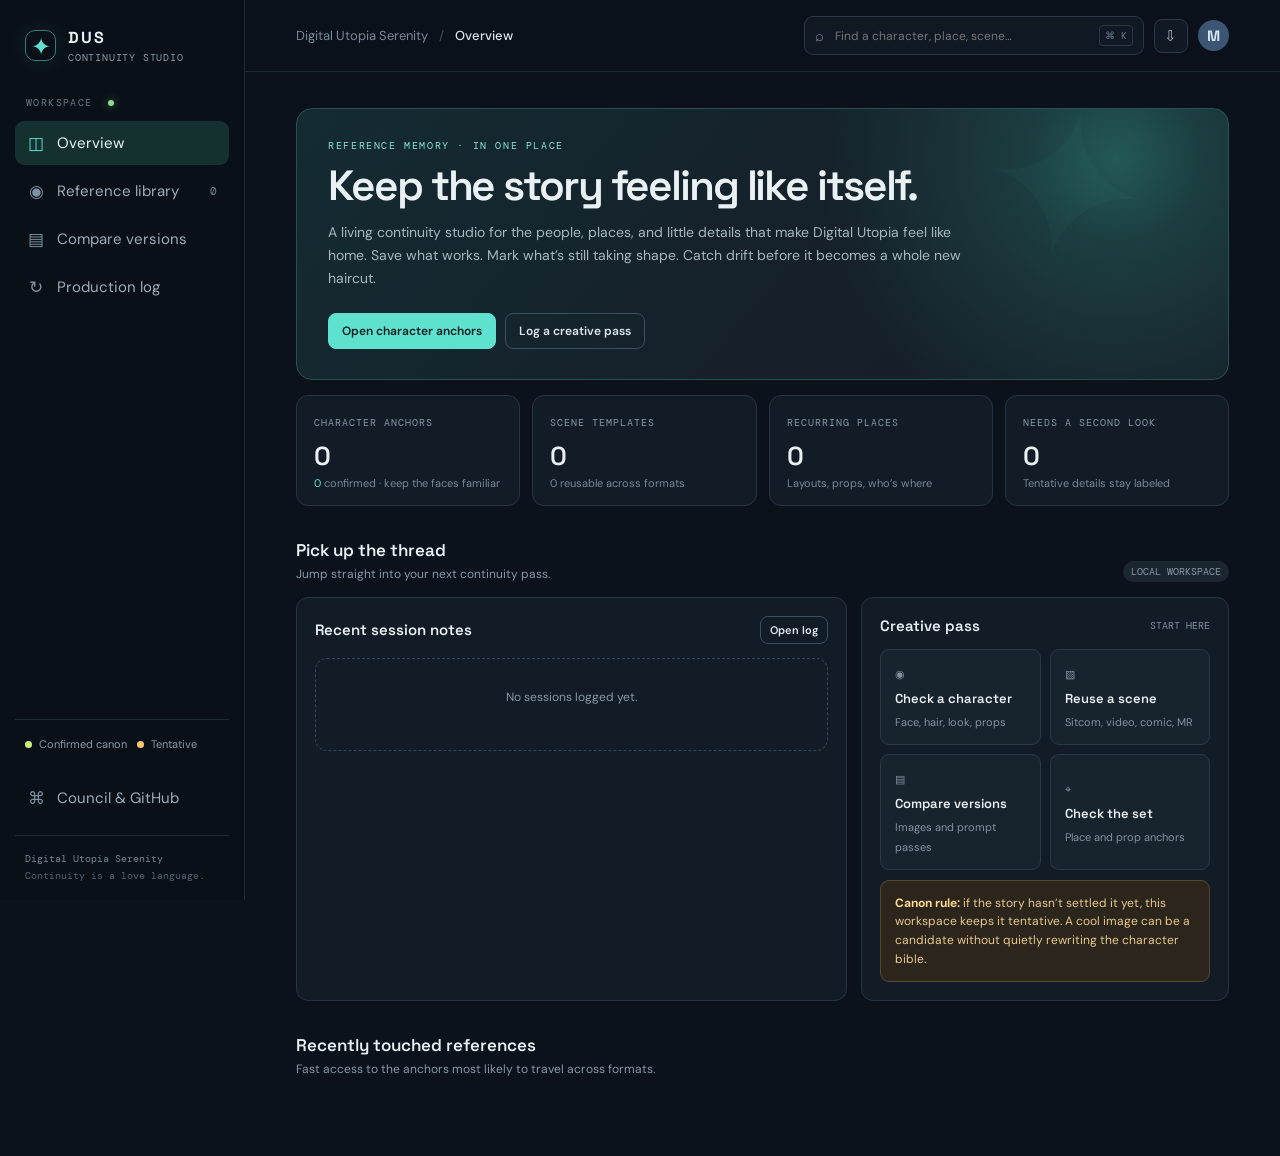
<file: continuity/index.html>
<!doctype html>
<html lang="en">
<head>
  <meta charset="utf-8"><meta name="viewport" content="width=device-width, initial-scale=1">
  <meta name="theme-color" content="#0c121b">
  <meta name="description" content="The visual and story continuity studio for Digital Utopia Serenity.">
  <title>Continuity Studio — Digital Utopia Serenity</title>
  <link rel="preconnect" href="https://fonts.googleapis.com"><link rel="preconnect" href="https://fonts.gstatic.com" crossorigin>
  <link href="https://fonts.googleapis.com/css2?family=DM+Mono:wght@400;500&family=DM+Sans:wght@400;500;600;700&family=Space+Grotesk:wght@500;600;700&display=swap" rel="stylesheet">
  <link rel="stylesheet" href="style.css">
</head>
<body>
  <div class="app-shell">
    <aside class="sidebar">
      <a class="brand" href="#home" aria-label="Continuity Studio home"><span class="brand-mark">✦</span><span><b>DUS</b><small>CONTINUITY STUDIO</small></span></a>
      <div class="workspace-label">WORKSPACE <span class="live-dot"></span></div>
      <nav class="nav" aria-label="Main navigation">
        <button class="nav-item active" data-page="home"><span>◫</span> Overview</button>
        <button class="nav-item" data-page="library"><span>◉</span> Reference library <em id="library-count">0</em></button>
        <button class="nav-item" data-page="compare"><span>▤</span> Compare versions</button>
        <button class="nav-item" data-page="sessions"><span>↻</span> Production log</button>
      </nav>
      <div class="sidebar-bottom">
        <div class="canon-key"><span class="key-dot confirmed"></span> Confirmed canon <span class="key-dot tentative"></span> Tentative</div>
        <button class="nav-item" data-page="sources"><span>⌘</span> Council &amp; GitHub</button>
        <div class="sidebar-foot"><span>Digital Utopia Serenity</span><span>Continuity is a love language.</span></div>
      </div>
    </aside>
    <main class="main-area">
      <header class="topbar">
        <div class="crumb"><span>Digital Utopia Serenity</span><b>/</b><strong id="page-crumb">Overview</strong></div>
        <div class="top-actions"><label class="searchbox"><span>⌕</span><input id="global-search" placeholder="Find a character, place, scene…" autocomplete="off"><kbd>⌘ K</kbd></label><button class="icon-button" id="export-button" title="Export workspace" aria-label="Export workspace">⇩</button><button class="avatar" title="Continuity keeper">M</button></div>
      </header>
      <section class="page" id="page-root" tabindex="-1"></section>
    </main>
  </div>
  <div id="toast" class="toast" role="status" aria-live="polite"></div>
  <div id="modal-root"></div>
  <input type="file" id="import-file" accept="application/json" hidden>
  <script src="app.js"></script>
</body>
</html>
</file>
<file: continuity/style.css>
:root{--bg:#0c121b;--panel:#121c27;--panel2:#172330;--line:#263543;--text:#eaf1f4;--muted:#8798a7;--teal:#5fe1d0;--lime:#c8f17d;--pink:#ff91ba;--amber:#ffc66f;--blue:#8db8ff;--danger:#ff8e86;--font:'DM Sans',sans-serif;--display:'Space Grotesk',sans-serif;--mono:'DM Mono',monospace}*{box-sizing:border-box}body{margin:0;background:var(--bg);color:var(--text);font-family:var(--font);font-size:15px}button,input,select,textarea{font:inherit}button{color:inherit}.app-shell{min-height:100vh;display:flex}.sidebar{width:245px;position:fixed;inset:0 auto 0 0;display:flex;flex-direction:column;padding:24px 15px 16px;background:#0a1017;border-right:1px solid #1e2a35;z-index:4}.brand{display:flex;gap:12px;align-items:center;text-decoration:none;color:var(--text);padding:3px 10px 32px}.brand-mark{font-size:24px;color:var(--teal);width:31px;height:31px;display:grid;place-items:center;border:1px solid #397a76;border-radius:10px;box-shadow:0 0 24px #5fe1d01c}.brand b{font-family:var(--display);font-size:16px;letter-spacing:.12em}.brand small{display:block;color:#8999a8;font:10px var(--mono);letter-spacing:.08em;margin-top:3px}.workspace-label{font:10px var(--mono);letter-spacing:.14em;color:#68798a;padding:0 11px 12px}.live-dot{width:6px;height:6px;display:inline-block;border-radius:50%;background:#8ddd91;margin-left:8px;box-shadow:0 0 9px #8ddd9180}.nav{display:grid;gap:4px}.nav-item{width:100%;background:transparent;border:0;border-radius:9px;color:#9eacb9;text-align:left;padding:11px 12px;display:flex;align-items:center;gap:12px;cursor:pointer;transition:.18s}.nav-item>span{font-size:17px;width:18px;text-align:center;color:#7e92a2}.nav-item:hover{background:#15212c;color:var(--text)}.nav-item.active{color:#eafafa;background:#14302f}.nav-item.active>span{color:var(--teal)}.nav-item em{margin-left:auto;font:11px var(--mono);font-style:normal;color:#718595}.sidebar-bottom{margin-top:auto}.canon-key{border-top:1px solid #1e2a35;padding:17px 7px;color:#8b9aa8;font-size:11px;display:flex;align-items:center;gap:7px;flex-wrap:wrap}.key-dot{width:7px;height:7px;border-radius:50%;display:inline-block;margin-left:3px}.key-dot.confirmed{background:var(--lime)}.key-dot.tentative{background:var(--amber)}.sidebar-foot{padding:15px 10px 0;border-top:1px solid #1e2a35;color:#758696;font:10px var(--mono);line-height:1.7;margin-top:15px}.sidebar-foot span{display:block}.sidebar-foot span+span{color:#526272}.main-area{margin-left:245px;width:calc(100% - 245px);min-height:100vh}.topbar{height:72px;border-bottom:1px solid #1e2a35;display:flex;align-items:center;justify-content:space-between;padding:0 clamp(22px,4vw,56px);position:sticky;top:0;background:#0c121beF;backdrop-filter:blur(14px);z-index:3}.crumb{font-size:13px;color:#788999;display:flex;align-items:center;gap:11px}.crumb b{color:#40505e;font-weight:400}.crumb strong{font-weight:500;color:#dce7ec}.top-actions{display:flex;align-items:center;gap:10px}.searchbox{width:min(340px,34vw);display:flex;gap:9px;align-items:center;border:1px solid #293846;background:#101923;border-radius:9px;padding:8px 10px;color:#7d91a1}.searchbox input{border:0;outline:0;background:transparent;color:var(--text);width:100%;min-width:0;font-size:12px}.searchbox kbd{white-space:nowrap;color:#657789;font:10px var(--mono);border:1px solid #2a3947;border-radius:4px;padding:3px 5px}.icon-button,.avatar{border:1px solid #2a3947;background:#111a24;border-radius:8px;width:34px;height:34px;cursor:pointer;color:#aab8c3}.icon-button:hover{color:var(--teal);border-color:#4b8984}.avatar{width:31px;height:31px;border-radius:50%;background:#3c5572;color:#d7e8f4;border:0;font-family:var(--display);font-weight:700}.page{max-width:1440px;margin:auto;padding:36px clamp(22px,4vw,56px) 64px}.eyebrow{font:10px var(--mono);letter-spacing:.16em;color:var(--teal);text-transform:uppercase}.page-title{font:600 clamp(27px,3vw,38px)/1.14 var(--display);margin:9px 0 9px;letter-spacing:-.04em}.page-subtitle{margin:0;color:#91a1ae;max-width:700px;line-height:1.65;font-size:14px}.section-head{display:flex;align-items:flex-end;justify-content:space-between;gap:20px;margin:33px 0 15px}.section-head h2{font:600 17px var(--display);margin:0}.section-head p{margin:5px 0 0;color:var(--muted);font-size:12px}.button{border:1px solid #39505d;border-radius:8px;padding:9px 13px;background:#17242e;color:#dce9ed;cursor:pointer;font-size:12px;font-weight:600;transition:.18s}.button:hover{border-color:#5a8d89;background:#1b3037}.button.primary{background:var(--teal);border-color:var(--teal);color:#09201f}.button.primary:hover{background:#83eadc}.button.ghost{background:transparent}.button.small{padding:6px 9px;font-size:11px}.button.danger{border-color:#704442;color:#ffb1a9}.hero{padding:30px 31px;border:1px solid #28514f;background:radial-gradient(circle at 88% 18%,#235957 0,#1c3e41 10%,transparent 35%),linear-gradient(130deg,#142b32,#15202a 55%,#151e27);border-radius:16px;position:relative;overflow:hidden}.hero:after{content:'✦';position:absolute;font-size:210px;color:#5fe1d009;right:8%;top:-56px;transform:rotate(12deg);pointer-events:none}.hero .eyebrow{color:#86e4d7}.hero h1{font:600 clamp(30px,3.3vw,44px)/1.08 var(--display);letter-spacing:-.05em;margin:11px 0 12px;max-width:690px}.hero p{color:#a6b7bf;line-height:1.65;font-size:14px;max-width:640px;margin:0}.hero-actions{display:flex;gap:9px;margin-top:23px;position:relative;z-index:1}.stat-grid{display:grid;grid-template-columns:repeat(4,1fr);gap:12px;margin-top:15px}.stat-card,.panel,.card{background:var(--panel);border:1px solid var(--line);border-radius:12px}.stat-card{padding:15px 17px}.stat-card label{font:10px var(--mono);letter-spacing:.1em;color:#8799a6;text-transform:uppercase}.stat-value{font:600 26px var(--display);margin:8px 0 3px}.stat-note{font-size:11px;color:#778996}.stat-accent{color:var(--teal)}.dashboard-grid{display:grid;grid-template-columns:1.2fr .8fr;gap:14px}.panel{padding:18px}.panel-title{display:flex;justify-content:space-between;align-items:center;margin-bottom:14px}.panel-title h3{font:600 15px var(--display);margin:0}.panel-title span{font:10px var(--mono);color:#81919d}.activity-row{display:flex;gap:12px;align-items:flex-start;padding:11px 0;border-top:1px solid #202d38}.activity-marker{width:8px;height:8px;border-radius:50%;background:var(--teal);margin-top:5px;flex:none}.activity-row p{margin:0;font-size:12px;line-height:1.55;color:#d1dce1}.activity-row small{display:block;margin-top:4px;color:#718391;font:10px var(--mono)}.quick-grid{display:grid;grid-template-columns:1fr 1fr;gap:9px}.quick-card{padding:13px 14px;background:#17232d;border:1px solid #2a3946;border-radius:9px;cursor:pointer;text-align:left;transition:.18s}.quick-card:hover{transform:translateY(-2px);border-color:#51827e}.quick-card b{display:block;font:600 13px var(--display);margin:7px 0 4px}.quick-card span{font-size:11px;color:#83939f}.quick-icon{font-size:18px;color:var(--teal)}.callout{padding:13px 14px;border:1px solid #554833;background:#2b251b;border-radius:9px;color:#e8c991;font-size:12px;line-height:1.55;margin-top:10px}.callout b{color:#ffda92}.chip{display:inline-flex;align-items:center;gap:6px;padding:4px 8px;border-radius:50px;background:#20303a;color:#aab9c2;font:10px var(--mono);white-space:nowrap}.chip.confirmed{color:#d7f6a6;background:#29341f}.chip.tentative{color:#ffd18b;background:#382e1c}.chip.review{color:#ffc0b9;background:#392725}.chip.muted{background:#1a2630;color:#8999a5}.filter-row{display:flex;gap:7px;flex-wrap:wrap;margin:18px 0 16px}.filter-pill{border:1px solid #293a46;color:#91a0ac;background:transparent;padding:7px 11px;border-radius:40px;font-size:11px;cursor:pointer}.filter-pill.selected{color:#d5f7ef;border-color:#3d716c;background:#18302f}.character-grid,.scene-grid,.place-grid{display:grid;grid-template-columns:repeat(3,minmax(0,1fr));gap:12px}.character-card{padding:15px;cursor:pointer;transition:.18s;position:relative;overflow:hidden}.character-card:hover,.scene-card:hover,.place-card:hover{border-color:#49636b;transform:translateY(-2px)}.character-top{display:flex;gap:11px;align-items:center}.portrait{width:44px;height:44px;border-radius:12px;display:grid;place-items:center;font:600 16px var(--display);color:#112126;background:linear-gradient(135deg,#b7edcb,#68b9b2)}.portrait.pink{background:linear-gradient(135deg,#ffd0d0,#e993bc)}.portrait.blue{background:linear-gradient(135deg,#c3ddff,#7fa7dc)}.portrait.gold{background:linear-gradient(135deg,#ffe1a1,#d9ab68)}.portrait.violet{background:linear-gradient(135deg,#dfd0ff,#ad92df)}.portrait.orange{background:linear-gradient(135deg,#ffd6a6,#e9a56d)}.character-top h3{font:600 14px var(--display);margin:0}.character-top small{display:block;color:#8495a2;font-size:10px;margin-top:3px}.character-card .chip{margin-left:auto}.card-note{margin:13px 0 12px;color:#a5b3bd;font-size:11px;line-height:1.55;min-height:35px}.tag-row{display:flex;gap:5px;flex-wrap:wrap}.tag{border:1px solid #2a3a46;color:#8ea0ac;border-radius:50px;padding:4px 7px;font:9px var(--mono)}.card-footer{display:flex;justify-content:space-between;align-items:center;border-top:1px solid #25333e;padding-top:10px;margin-top:12px;color:#718391;font:10px var(--mono)}.scene-card,.place-card{padding:15px;transition:.18s}.scene-card{cursor:pointer}.scene-card h3,.place-card h3{font:600 15px var(--display);margin:10px 0 5px}.scene-card p,.place-card p{font-size:11px;line-height:1.55;color:#97a7b1;margin:0 0 11px}.scene-meta{display:flex;justify-content:space-between;align-items:center;font:10px var(--mono);color:#70818f;margin-top:12px}.place-card{position:relative}.place-glyph{width:33px;height:33px;border:1px solid #39504f;background:#182d2d;border-radius:9px;display:grid;place-items:center;color:var(--teal);font-size:15px}.place-anchor{font-size:11px;color:#bbc8cd;border-left:2px solid #6ac9ba;padding:1px 0 1px 10px;margin:11px 0}.place-actions{display:flex;justify-content:space-between;border-top:1px solid #25333e;padding-top:9px;margin-top:13px}.empty-state{border:1px dashed #334653;border-radius:12px;padding:30px;text-align:center;color:#8798a4}.empty-state h3{color:#dce5e8;font:600 17px var(--display);margin:0 0 7px}.empty-state p{font-size:12px;margin:0 0 15px}.compare-layout{display:grid;grid-template-columns:1fr 1fr;gap:12px}.compare-pane{min-height:250px;position:relative;background:#121c27;border:1px solid #2a3946;border-radius:12px;overflow:hidden}.compare-pane-head{display:flex;justify-content:space-between;align-items:center;padding:12px 14px;border-bottom:1px solid #26343f;color:#aab8c2;font-size:12px}.compare-body{padding:14px}.compare-image{width:100%;max-height:240px;object-fit:contain;border-radius:7px;background:#0b1017}.compare-placeholder{height:160px;display:grid;place-items:center;text-align:center;color:#687d8a;border:1px dashed #344752;border-radius:8px;font-size:12px}.prompt-text{white-space:pre-wrap;color:#b6c3ca;font:11px/1.65 var(--mono);min-height:85px}.compare-controls{display:flex;gap:8px;flex-wrap:wrap;margin:15px 0}.compare-card{padding:14px;margin-top:12px}.compare-card-head{display:flex;justify-content:space-between;align-items:center}.compare-card h3{font:600 14px var(--display);margin:0}.compare-card p{font-size:11px;color:#91a1ad;line-height:1.5}.log-table{width:100%;border-collapse:collapse}.log-table th{text-align:left;color:#768896;font:10px var(--mono);letter-spacing:.08em;text-transform:uppercase;padding:10px;border-bottom:1px solid #2b3945}.log-table td{padding:12px 10px;border-bottom:1px solid #202d38;font-size:12px;vertical-align:top;color:#cad4da}.log-table td small{display:block;color:#7d8e99;font-size:10px;margin-top:4px}.log-table tr:last-child td{border-bottom:0}.source-card{padding:15px;display:flex;align-items:center;gap:13px}.source-card+.source-card{margin-top:9px}.source-icon{width:38px;height:38px;border:1px solid #344955;background:#192832;border-radius:10px;display:grid;place-items:center;color:var(--teal);font-size:16px}.source-card h3{margin:0 0 4px;font:600 13px var(--display)}.source-card p{margin:0;color:#8798a4;font-size:11px}.source-card a{margin-left:auto}.toolbar{display:flex;gap:8px;align-items:center;flex-wrap:wrap}.toolbar select,.field select{appearance:none;background:#121c27 url("data:image/svg+xml,%3Csvg xmlns='http://www.w3.org/2000/svg' width='12' height='12' fill='none' stroke='%238a9ba8' viewBox='0 0 24 24'%3E%3Cpath d='m6 9 6 6 6-6'/%3E%3C/svg%3E") no-repeat right 11px center;color:#c8d4db;border:1px solid #2d3d49;border-radius:7px;padding:8px 30px 8px 10px;font-size:11px}.modal-backdrop{position:fixed;inset:0;background:#03070bcc;backdrop-filter:blur(7px);z-index:10;display:grid;place-items:center;padding:18px}.modal{width:min(760px,100%);max-height:92vh;overflow:auto;border:1px solid #394b56;background:#101923;border-radius:15px;box-shadow:0 22px 80px #0009}.modal-head{display:flex;justify-content:space-between;align-items:flex-start;padding:20px 22px;border-bottom:1px solid #273640}.modal-head h2{font:600 20px var(--display);margin:0}.modal-head p{font-size:11px;color:#8898a4;margin:5px 0 0}.close-button{background:none;border:0;color:#91a1ab;font-size:22px;cursor:pointer}.modal-body{padding:20px 22px}.form-grid{display:grid;grid-template-columns:1fr 1fr;gap:12px}.field{display:grid;gap:6px}.field.full{grid-column:1/-1}.field label{font:10px var(--mono);letter-spacing:.05em;color:#99a9b4;text-transform:uppercase}.field input,.field textarea,.field select{width:100%;border:1px solid #2c3d48;background:#0d151d;border-radius:7px;color:#e0e8ec;padding:10px 11px;outline:0;font-size:12px}.field textarea{min-height:76px;resize:vertical;line-height:1.5}.field input:focus,.field textarea:focus,.field select:focus{border-color:#4d948c;box-shadow:0 0 0 2px #4d948c22}.field select{font-family:var(--font);font-size:12px}.modal-actions{display:flex;justify-content:space-between;align-items:center;border-top:1px solid #273640;padding:14px 22px}.modal-actions>div{display:flex;gap:8px}.detail-grid{display:grid;grid-template-columns:1fr 1fr;gap:10px}.detail-field{padding:12px;border:1px solid #263540;background:#141f29;border-radius:9px}.detail-field label{display:block;color:#7f909c;font:10px var(--mono);text-transform:uppercase;letter-spacing:.06em;margin-bottom:6px}.detail-field p{margin:0;color:#d0dbe0;font-size:12px;line-height:1.55;white-space:pre-wrap}.reference-block{background:#0c151b;border:1px solid #2a4144;padding:12px;border-radius:8px;color:#b4c9cc;font:11px/1.6 var(--mono);white-space:pre-wrap}.conflict-banner{padding:11px 13px;border:1px solid #805143;background:#33241f;border-radius:8px;color:#ffcaad;font-size:11px;line-height:1.5;margin-bottom:14px}.toast{position:fixed;left:50%;bottom:24px;transform:translate(-50%,18px);opacity:0;pointer-events:none;background:#d7f3e9;color:#10221f;padding:10px 15px;border-radius:9px;font-size:12px;font-weight:600;box-shadow:0 8px 40px #0008;z-index:20;transition:.22s}.toast.show{opacity:1;transform:translate(-50%,0)}.mobile-menu{display:none}@media(max-width:1000px){.sidebar{width:205px}.main-area{margin-left:205px;width:calc(100% - 205px)}.character-grid,.scene-grid,.place-grid{grid-template-columns:repeat(2,minmax(0,1fr))}.dashboard-grid{grid-template-columns:1fr}.stat-grid{grid-template-columns:repeat(2,1fr)}}@media(max-width:680px){.sidebar{width:62px;padding:17px 8px}.brand{padding:0 7px 25px}.brand>span:last-child,.workspace-label,.nav-item:not(.active)::after,.nav-item em,.nav-item{font-size:0}.nav-item{justify-content:center;padding:12px 8px}.nav-item>span{font-size:17px}.nav-item.active{font-size:0}.sidebar .nav-item[data-page="sources"]{font-size:0}.canon-key{padding:14px 5px;font-size:0;justify-content:center}.canon-key .key-dot{margin:0 2px}.sidebar-foot{display:none}.main-area{margin-left:62px;width:calc(100% - 62px)}.topbar{padding:0 14px;height:62px}.crumb{font-size:11px;gap:6px}.crumb span{max-width:105px;overflow:hidden;text-overflow:ellipsis;white-space:nowrap}.searchbox{width:36px;padding:8px}.searchbox input,.searchbox kbd{display:none}.top-actions{gap:6px}.page{padding:24px 14px 48px}.character-grid,.scene-grid,.place-grid{grid-template-columns:1fr}.compare-layout{grid-template-columns:1fr}.form-grid,.detail-grid{grid-template-columns:1fr}.field.full{grid-column:auto}.hero{padding:22px}.hero h1{font-size:29px}.stat-card{padding:12px}.stat-value{font-size:22px}.section-head{align-items:flex-start;flex-direction:column}.log-table{min-width:600px}.panel.table-panel{overflow:auto}}

.library-tabs{display:flex;gap:8px;align-items:center;border-bottom:1px solid var(--line);margin:0 0 23px;padding:0 2px;overflow:auto}.library-tab{display:flex;align-items:center;gap:10px;background:transparent;border:0;border-bottom:2px solid transparent;color:#91a1ae;padding:13px 12px;margin-bottom:-1px;white-space:nowrap;cursor:pointer;font-size:14px}.library-tab:hover{color:var(--text)}.library-tab.selected{color:#d9fff7;border-bottom-color:var(--teal)}.library-tab span{font:11px var(--mono);color:#738895;background:#1b2933;border-radius:20px;padding:3px 7px}.library-content{min-width:0}.library-content>.eyebrow{margin-top:0}.sidebar .nav-item{min-height:43px}.sidebar-foot{line-height:1.65}.sidebar-bottom .nav-item{margin-top:8px}@media(max-width:900px){.library-tabs{margin-bottom:18px}.library-tab{padding:11px 8px;font-size:13px}}
</file>
